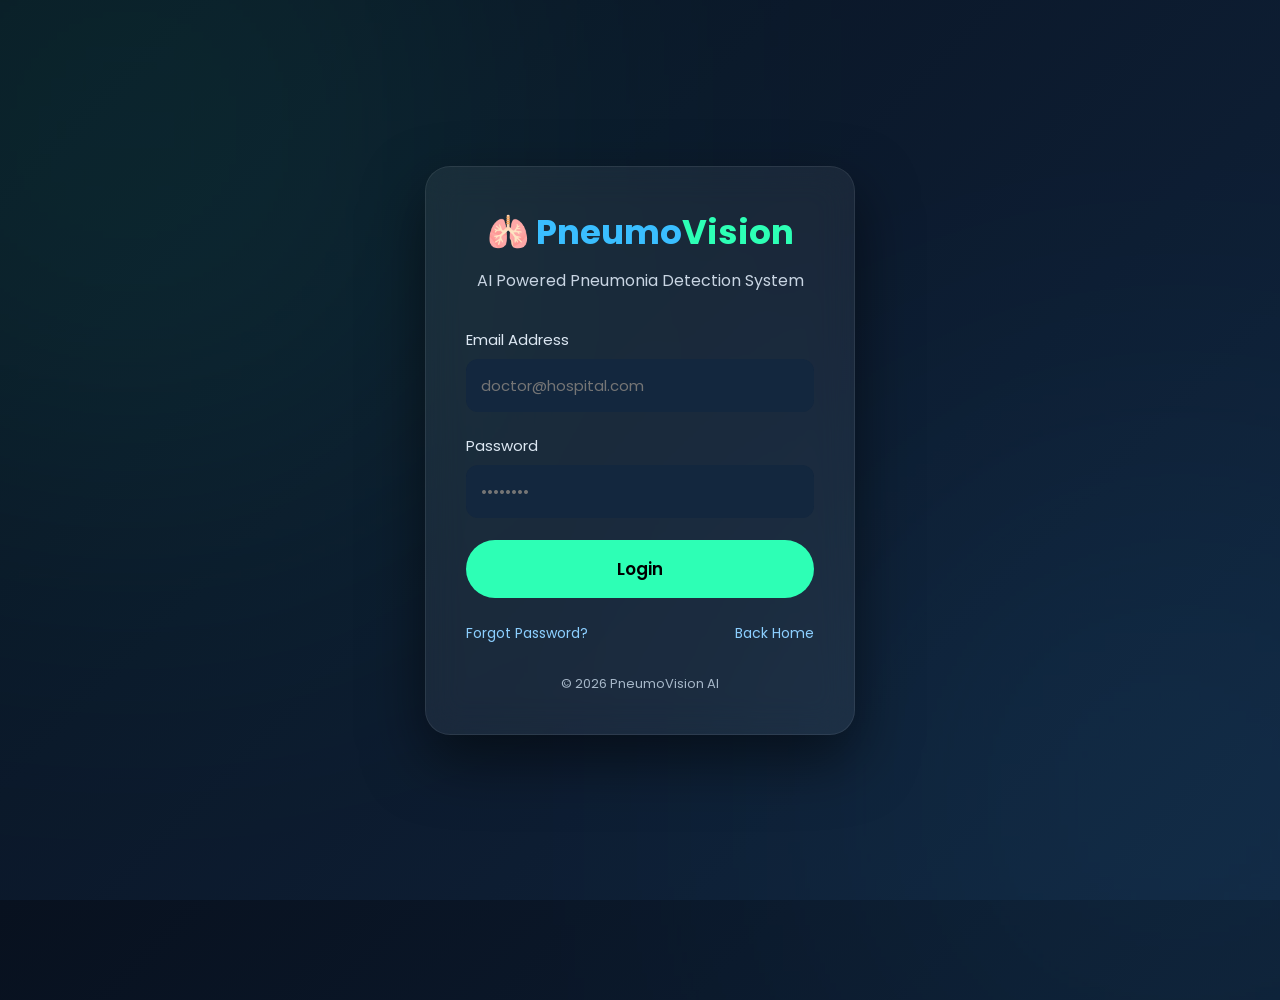
<file: login.html>
<!DOCTYPE html>
<html lang="en">
<head>

<meta charset="UTF-8">
<meta name="viewport" content="width=device-width, initial-scale=1.0">

<title>PneumoVision AI | Login</title>

<link href="https://fonts.googleapis.com/css2?family=Poppins:wght@300;400;500;600;700&display=swap" rel="stylesheet">

<style>

*{
margin:0;
padding:0;
box-sizing:border-box;
font-family:'Poppins',sans-serif;
}

body{

background:linear-gradient(135deg,#08111F,#10243D);

height:100vh;

display:flex;

justify-content:center;

align-items:center;

overflow:hidden;

}

/* Background Glow */

body::before{

content:'';

position:absolute;

width:500px;

height:500px;

background:#2DFFB5;

filter:blur(220px);

opacity:.18;

left:-120px;

top:-120px;

}

body::after{

content:'';

position:absolute;

width:400px;

height:400px;

background:#3ABEFF;

filter:blur(220px);

opacity:.18;

right:-100px;

bottom:-100px;

}

/* Login Card */

.login{

position:relative;

z-index:2;

width:430px;

background:rgba(255,255,255,.06);

backdrop-filter:blur(18px);

border:1px solid rgba(255,255,255,.08);

border-radius:25px;

padding:40px;

box-shadow:0 25px 60px rgba(0,0,0,.5);

animation:fade .8s ease;

}

@keyframes fade{

from{

opacity:0;

transform:translateY(40px);

}

to{

opacity:1;

transform:translateY(0);

}

}

.logo{

font-size:34px;

text-align:center;

font-weight:700;

color:#3ABEFF;

margin-bottom:10px;

}

.logo span{

color:#2DFFB5;

}

.sub{

text-align:center;

color:#C9D5E3;

margin-bottom:35px;

}

.input{

margin-bottom:22px;

}

.input label{

display:block;

margin-bottom:8px;

color:#DDE8F3;

font-size:15px;

}

.input input{

width:100%;

padding:15px;

border:none;

outline:none;

border-radius:12px;

background:#13273E;

color:white;

font-size:15px;

}

.input input:focus{

border:1px solid #2DFFB5;

}

button{

width:100%;

padding:16px;

border:none;

border-radius:40px;

background:#2DFFB5;

font-size:17px;

font-weight:600;

cursor:pointer;

transition:.3s;

}

button:hover{

background:#3ABEFF;

color:white;

transform:translateY(-3px);

}

.links{

margin-top:25px;

display:flex;

justify-content:space-between;

}

.links a{

color:#8CCFFF;

text-decoration:none;

font-size:14px;

}

.footer{

margin-top:30px;

text-align:center;

font-size:13px;

color:#A6B7C8;

}

@media(max-width:500px){

.login{

width:92%;

padding:30px;

}

}

</style>

</head>

<body>

<div class="login">

<div class="logo">

🫁 Pneumo<span>Vision</span>

</div>

<p class="sub">

AI Powered Pneumonia Detection System

</p>

<div class="input">

<label>Email Address</label>

<input type="email" placeholder="doctor@hospital.com">

</div>

<div class="input">

<label>Password</label>

<input type="password" placeholder="••••••••">

</div>
<button onclick="window.location.href='http://127.0.0.1:5500/dashboard.html'">
    Login

</button>

<div class="links">

<a href="#">Forgot Password?</a>

<a href="index.html">Back Home</a>

</div>

<div class="footer">

© 2026 PneumoVision AI

</div>

</div>

<script>

function login(){

window.location="dashboard.html";

}

</script>

</body>

</html>
</file>
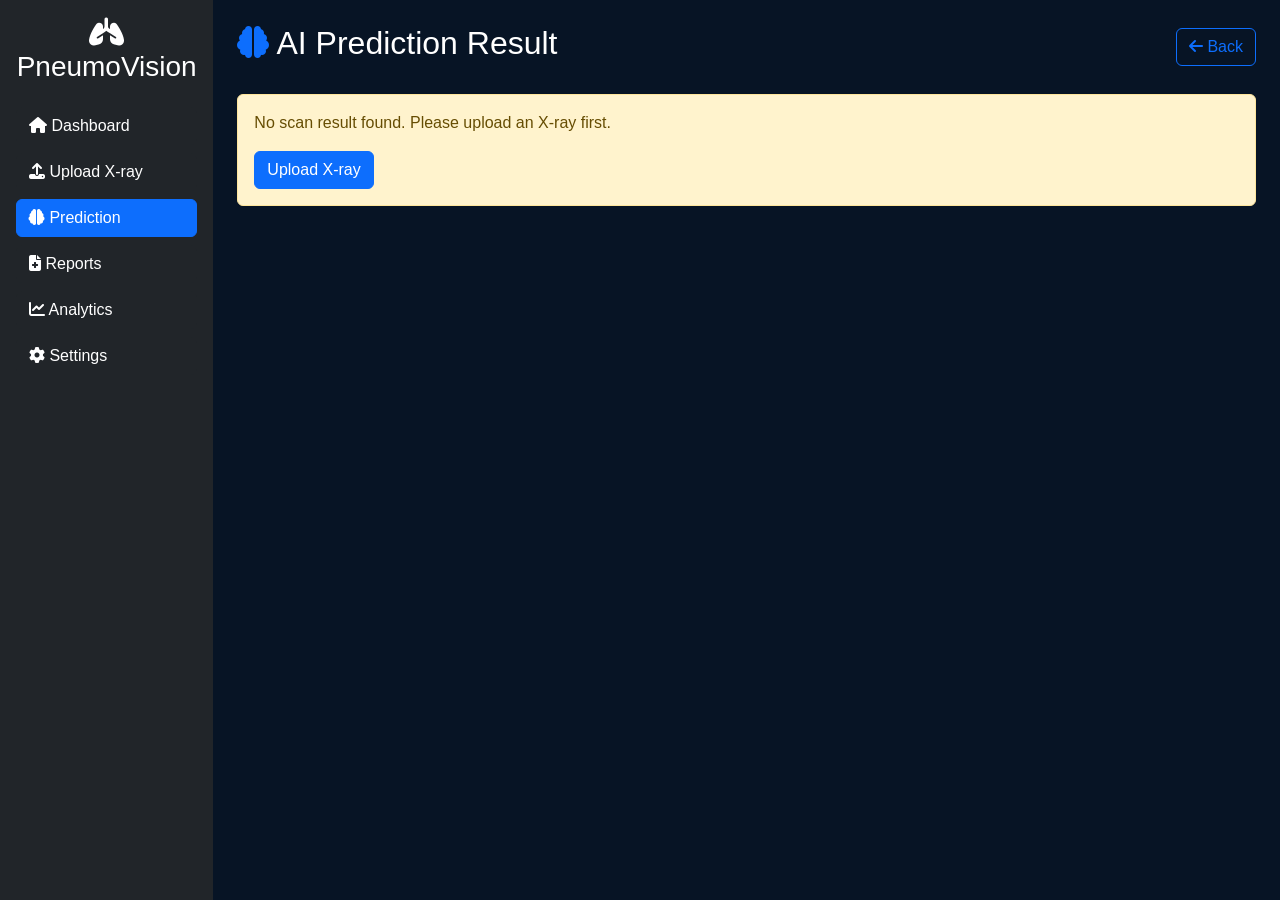
<file: prediction.html>
<!DOCTYPE html>
<html lang="en">
<head>
<meta charset="UTF-8">
<meta name="viewport" content="width=device-width, initial-scale=1.0">

<title>PneumoVision AI - Prediction</title>

<link href="https://cdn.jsdelivr.net/npm/bootstrap@5.3.3/dist/css/bootstrap.min.css" rel="stylesheet">

<link rel="stylesheet"
href="https://cdnjs.cloudflare.com/ajax/libs/font-awesome/6.5.2/css/all.min.css">

<link rel="stylesheet" href="css/dashboard.css">

</head>

<body>

<div class="container-fluid">

<div class="row">

<!-- Sidebar -->

<div class="col-md-2 bg-dark text-white min-vh-100 p-3">

<h3 class="text-center mb-4">
<i class="fa-solid fa-lungs"></i>
PneumoVision
</h3>

<a href="dashboard.html" class="btn btn-dark w-100 text-start mb-2">
<i class="fa-solid fa-house"></i>
Dashboard
</a>

<a href="upload.html" class="btn btn-dark w-100 text-start mb-2">
<i class="fa-solid fa-upload"></i>
Upload X-ray
</a>

<a href="prediction.html" class="btn btn-primary w-100 text-start mb-2">
<i class="fa-solid fa-brain"></i>
Prediction
</a>

<a href="reports.html" class="btn btn-dark w-100 text-start mb-2">
<i class="fa-solid fa-file-medical"></i>
Reports
</a>

<a href="analytics.html" class="btn btn-dark w-100 text-start mb-2">
<i class="fa-solid fa-chart-line"></i>
Analytics
</a>

<a href="settings.html" class="btn btn-dark w-100 text-start">
<i class="fa-solid fa-gear"></i>
Settings
</a>

</div>

<!-- Main Content -->

<div class="col-md-10 p-4">

<div class="d-flex justify-content-between align-items-center mb-4">

<h2>
<i class="fa-solid fa-brain text-primary"></i>
AI Prediction Result
</h2>

<a href="upload.html" class="btn btn-outline-primary">
<i class="fa-solid fa-arrow-left"></i>
Back
</a>

</div>

<div id="predictionContent">

<!-- Images -->

<div class="row">

<div class="col-lg-6">

<div class="card shadow border-0 mb-4">

<div class="card-header bg-primary text-white">
Original Chest X-ray
</div>

<div class="card-body text-center">

<img id="originalXrayImg" src=""
class="img-fluid rounded"
style="height:320px; object-fit:contain;">

</div>

</div>

</div>

<div class="col-lg-6">

<div class="card shadow border-0 mb-4">

<div class="card-header bg-danger text-white">
Grad-CAM Heatmap
</div>

<div class="card-body text-center">

<img id="gradcamImg" src=""
class="img-fluid rounded"
style="height:320px; object-fit:contain;">

</div>

</div>

</div>

</div>

<!-- Result -->

<div class="card shadow border-0 mb-4">

<div class="card-header bg-success text-white">

AI Diagnosis

</div>

<div class="card-body">

<div class="row">

<div class="col-md-3">

<h5>Status</h5>

<span id="statusBadge" class="badge fs-6">
Loading...
</span>

</div>

<div class="col-md-3">

<h5>Confidence</h5>

<span id="confidenceValue">--</span>

<div class="progress mt-2">

<div id="confidenceBar" class="progress-bar"
style="width:0%">
</div>

</div>

</div>

<div class="col-md-3">

<h5>Severity</h5>

<span class="badge bg-secondary text-white">
Doctor Review Needed
</span>

</div>

<div class="col-md-3">

<h5>Scan ID</h5>

<span id="scanIdDisplay">--</span>

</div>

</div>

</div>

</div>

<!-- AI Explanation -->

<div class="card shadow border-0 mb-4">

<div class="card-header bg-info text-white">

AI Explanation

</div>

<div class="card-body">

<p>

AI Explanation feature is currently under development and will be 
available in a future update. Please refer to the diagnosis and 
confidence score above for the current prediction result.

</p>

</div>

</div>

<!-- Patient Information -->

<div class="card shadow border-0 mb-4">

<div class="card-header bg-secondary text-white">

Patient Information

</div>

<div class="card-body">

<div class="row">

<div class="col-md-4">

<strong>Name</strong>

<p id="patientNameDisplay">--</p>

</div>

<div class="col-md-4">

<strong>Age</strong>

<p id="patientAgeDisplay">--</p>

</div>

<div class="col-md-4">

<strong>Gender</strong>

<p id="patientGenderDisplay">--</p>

</div>

<div class="col-md-4">

<strong>Patient ID</strong>

<p id="patientIdDisplay">--</p>

</div>

<div class="col-md-4">

<strong>Hospital</strong>

<p id="hospitalDisplay">--</p>

</div>

<div class="col-md-4">

<strong>Doctor</strong>

<p id="doctorDisplay">--</p>

</div>

</div>

</div>

</div>

<!-- Buttons -->

<div class="text-center mb-5">

<a id="downloadReportBtn" href="#" class="btn btn-success btn-lg me-3">

<i class="fa-solid fa-file-arrow-down"></i>

Download Report

</a>

<a href="upload.html" class="btn btn-primary btn-lg">

<i class="fa-solid fa-rotate"></i>

New Scan

</a>

</div>

</div>
<!-- predictionContent ends here -->

</div>

</div>

</div>

<script src="https://cdn.jsdelivr.net/npm/bootstrap@5.3.3/dist/js/bootstrap.bundle.min.js"></script>
<script src="js/dashboard.js"></script>

</body>
</html>
</file>
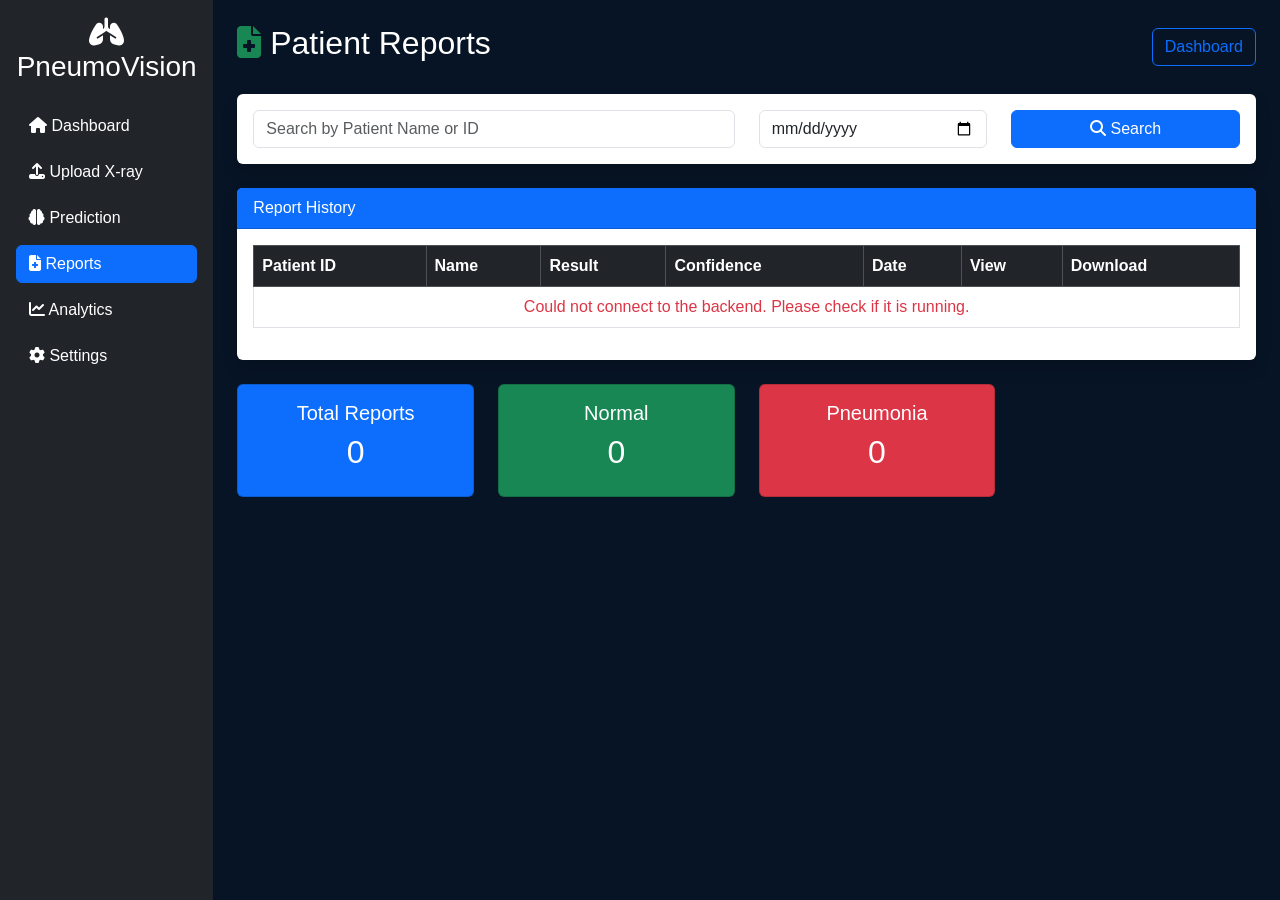
<file: reports.html>
<!DOCTYPE html>
<html lang="en">
<head>
<meta charset="UTF-8">
<meta name="viewport" content="width=device-width, initial-scale=1.0">
<title>PneumoVision AI - Reports</title>

<link href="https://cdn.jsdelivr.net/npm/bootstrap@5.3.3/dist/css/bootstrap.min.css" rel="stylesheet">
<link rel="stylesheet" href="https://cdnjs.cloudflare.com/ajax/libs/font-awesome/6.5.2/css/all.min.css">
<link rel="stylesheet" href="css/dashboard.css">

</head>
<body>

<div class="container-fluid">
<div class="row">

<!-- Sidebar -->
<div class="col-md-2 bg-dark text-white min-vh-100 p-3">

<h3 class="text-center mb-4">
<i class="fa-solid fa-lungs"></i>
PneumoVision
</h3>

<a href="dashboard.html" class="btn btn-dark w-100 text-start mb-2">
<i class="fa-solid fa-house"></i> Dashboard
</a>

<a href="upload.html" class="btn btn-dark w-100 text-start mb-2">
<i class="fa-solid fa-upload"></i> Upload X-ray
</a>

<a href="prediction.html" class="btn btn-dark w-100 text-start mb-2">
<i class="fa-solid fa-brain"></i> Prediction
</a>

<a href="reports.html" class="btn btn-primary w-100 text-start mb-2">
<i class="fa-solid fa-file-medical"></i> Reports
</a>

<a href="analytics.html" class="btn btn-dark w-100 text-start mb-2">
<i class="fa-solid fa-chart-line"></i> Analytics
</a>

<a href="settings.html" class="btn btn-dark w-100 text-start">
<i class="fa-solid fa-gear"></i> Settings
</a>

</div>

<!-- Main Content -->

<div class="col-md-10 p-4">

<div class="d-flex justify-content-between align-items-center mb-4">

<h2>
<i class="fa-solid fa-file-medical text-success"></i>
Patient Reports
</h2>

<a href="dashboard.html" class="btn btn-outline-primary">
Dashboard
</a>

</div>

<!-- Search -->

<div class="card shadow border-0 mb-4">

<div class="card-body">

<div class="row">

<div class="col-md-6">

<input type="text"
class="form-control"
placeholder="Search by Patient Name or ID">

</div>

<div class="col-md-3">

<input type="date"
class="form-control">

</div>

<div class="col-md-3">

<button class="btn btn-primary w-100">

<i class="fa-solid fa-search"></i>

Search

</button>

</div>

</div>

</div>

</div>

<!-- Report Table -->

<div class="card shadow border-0">

<div class="card-header bg-primary text-white">

Report History

</div>

<div class="card-body">

<table class="table table-hover table-bordered align-middle">

<thead class="table-dark">

<tr>

<th>Patient ID</th>

<th>Name</th>

<th>Result</th>

<th>Confidence</th>

<th>Date</th>

<th>View</th>

<th>Download</th>

</tr>

</thead>

<tbody id="reportsTableBody">

<tr>
<td colspan="7" class="text-center">Loading scans...</td>
</tr>

</tbody>

</table>

</div>

</div>

<!-- Statistics -->

<div class="row mt-4">

<div class="col-md-3">

<div class="card bg-primary text-white text-center p-3">

<h5>Total Reports</h5>

<h2 id="totalReportsCount">0</h2>

</div>

</div>

<div class="col-md-3">

<div class="card bg-success text-white text-center p-3">

<h5>Normal</h5>

<h2 id="normalCount">0</h2>

</div>

</div>

<div class="col-md-3">

<div class="card bg-danger text-white text-center p-3">

<h5>Pneumonia</h5>

<h2 id="pneumoniaCount">0</h2>

</div>

</div>

</div>

</div>

</div>
</div>

<script src="https://cdn.jsdelivr.net/npm/bootstrap@5.3.3/dist/js/bootstrap.bundle.min.js"></script>
<script src="js/dashboard.js"></script>

</body>
</html>
</file>
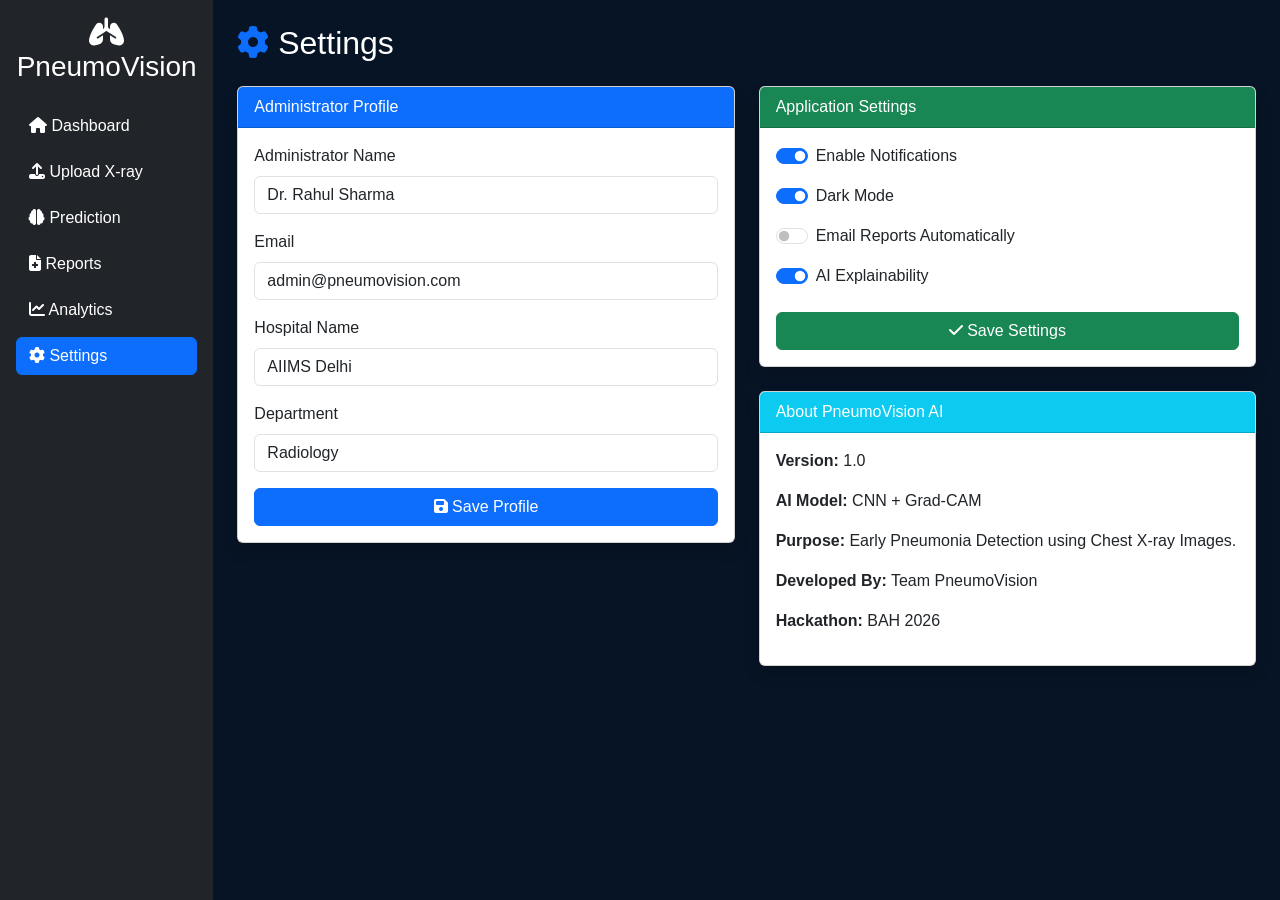
<file: settings.html>
<!DOCTYPE html>
<html lang="en">
<head>
<meta charset="UTF-8">
<meta name="viewport" content="width=device-width, initial-scale=1.0">

<title>PneumoVision AI - Settings</title>

<link href="https://cdn.jsdelivr.net/npm/bootstrap@5.3.3/dist/css/bootstrap.min.css" rel="stylesheet">
<link rel="stylesheet" href="https://cdnjs.cloudflare.com/ajax/libs/font-awesome/6.5.2/css/all.min.css">
<link rel="stylesheet" href="css/dashboard.css">

</head>

<body>

<div class="container-fluid">
<div class="row">

<!-- Sidebar -->

<div class="col-md-2 bg-dark text-white min-vh-100 p-3">

<h3 class="text-center mb-4">
<i class="fa-solid fa-lungs"></i>
PneumoVision
</h3>

<a href="dashboard.html" class="btn btn-dark w-100 text-start mb-2">
<i class="fa-solid fa-house"></i> Dashboard
</a>

<a href="upload.html" class="btn btn-dark w-100 text-start mb-2">
<i class="fa-solid fa-upload"></i> Upload X-ray
</a>

<a href="prediction.html" class="btn btn-dark w-100 text-start mb-2">
<i class="fa-solid fa-brain"></i> Prediction
</a>

<a href="reports.html" class="btn btn-dark w-100 text-start mb-2">
<i class="fa-solid fa-file-medical"></i> Reports
</a>

<a href="analytics.html" class="btn btn-dark w-100 text-start mb-2">
<i class="fa-solid fa-chart-line"></i> Analytics
</a>

<a href="settings.html" class="btn btn-primary w-100 text-start">
<i class="fa-solid fa-gear"></i> Settings
</a>

</div>

<!-- Main Content -->

<div class="col-md-10 p-4">

<h2 class="mb-4">
<i class="fa-solid fa-gear text-primary"></i>
Settings
</h2>

<div class="row">

<div class="col-lg-6">

<div class="card shadow mb-4">

<div class="card-header bg-primary text-white">
Administrator Profile
</div>

<div class="card-body">

<div class="mb-3">
<label class="form-label">Administrator Name</label>
<input type="text" class="form-control" value="Dr. Rahul Sharma">
</div>

<div class="mb-3">
<label class="form-label">Email</label>
<input type="email" class="form-control" value="admin@pneumovision.com">
</div>

<div class="mb-3">
<label class="form-label">Hospital Name</label>
<input type="text" class="form-control" value="AIIMS Delhi">
</div>

<div class="mb-3">
<label class="form-label">Department</label>
<input type="text" class="form-control" value="Radiology">
</div>

<button class="btn btn-primary w-100">
<i class="fa-solid fa-floppy-disk"></i>
Save Profile
</button>

</div>

</div>

</div>

<div class="col-lg-6">

<div class="card shadow mb-4">

<div class="card-header bg-success text-white">
Application Settings
</div>

<div class="card-body">

<div class="form-check form-switch mb-3">
<input class="form-check-input" type="checkbox" checked>
<label class="form-check-label">
Enable Notifications
</label>
</div>

<div class="form-check form-switch mb-3">
<input class="form-check-input" type="checkbox" checked>
<label class="form-check-label">
Dark Mode
</label>
</div>

<div class="form-check form-switch mb-3">
<input class="form-check-input" type="checkbox">
<label class="form-check-label">
Email Reports Automatically
</label>
</div>

<div class="form-check form-switch mb-4">
<input class="form-check-input" type="checkbox" checked>
<label class="form-check-label">
AI Explainability
</label>
</div>

<button class="btn btn-success w-100">
<i class="fa-solid fa-check"></i>
Save Settings
</button>

</div>

</div>

<div class="card shadow">

<div class="card-header bg-info text-white">
About PneumoVision AI
</div>

<div class="card-body">

<p><strong>Version:</strong> 1.0</p>

<p><strong>AI Model:</strong> CNN + Grad-CAM</p>

<p><strong>Purpose:</strong> Early Pneumonia Detection using Chest X-ray Images.</p>

<p><strong>Developed By:</strong> Team PneumoVision</p>

<p><strong>Hackathon:</strong> BAH 2026</p>

</div>

</div>

</div>

</div>

</div>

</div>
</div>

<script src="https://cdn.jsdelivr.net/npm/bootstrap@5.3.3/dist/js/bootstrap.bundle.min.js"></script>

</body>
</html>
</file>
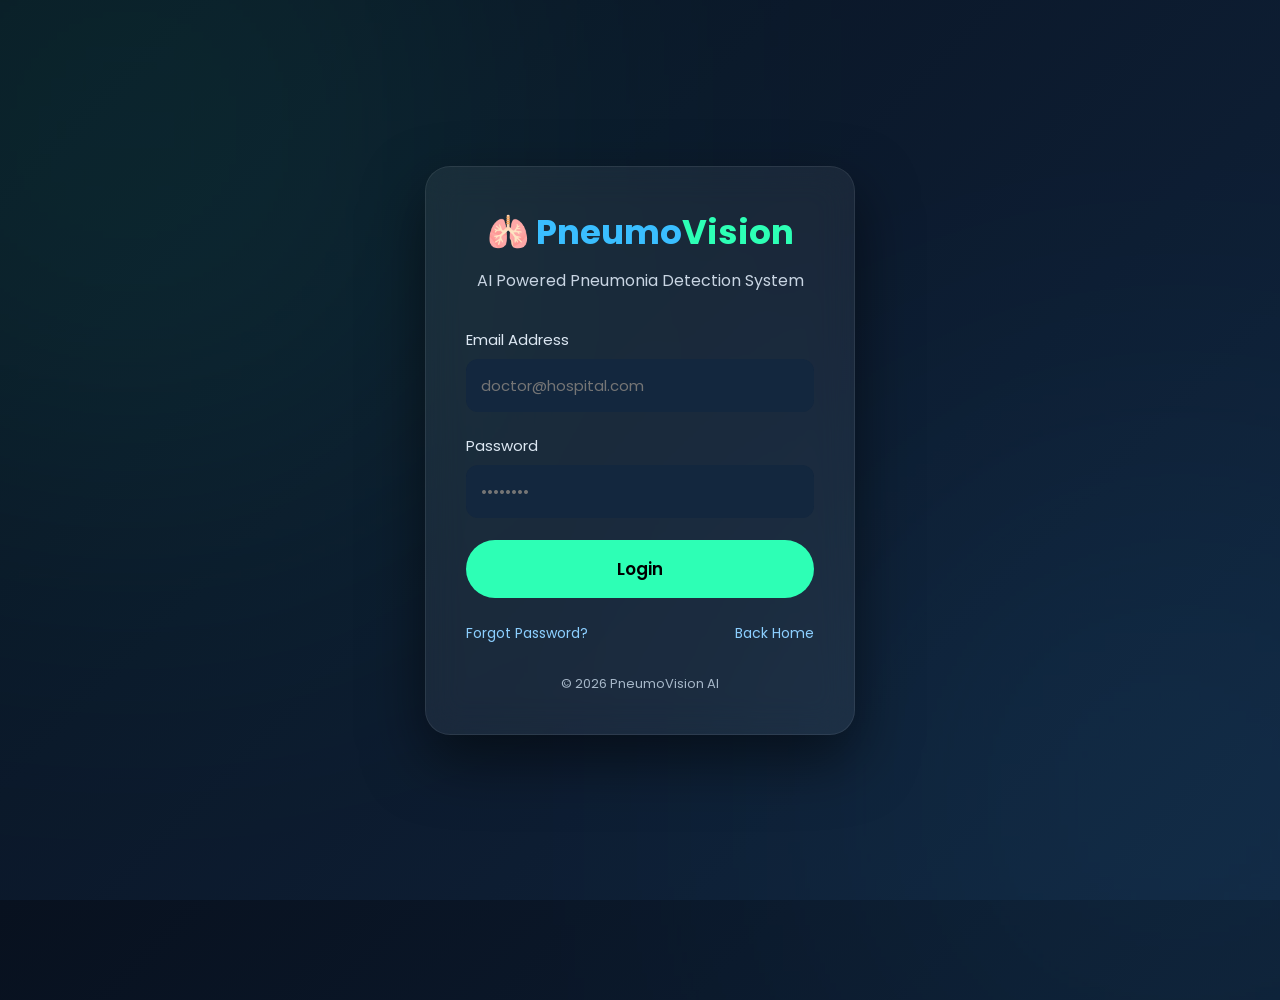
<file: frontend/login.html>
<!DOCTYPE html>
<html lang="en">
<head>

<meta charset="UTF-8">
<meta name="viewport" content="width=device-width, initial-scale=1.0">

<title>PneumoVision AI | Login</title>

<link href="https://fonts.googleapis.com/css2?family=Poppins:wght@300;400;500;600;700&display=swap" rel="stylesheet">

<style>

*{
margin:0;
padding:0;
box-sizing:border-box;
font-family:'Poppins',sans-serif;
}

body{

background:linear-gradient(135deg,#08111F,#10243D);

height:100vh;

display:flex;

justify-content:center;

align-items:center;

overflow:hidden;

}

/* Background Glow */

body::before{

content:'';

position:absolute;

width:500px;

height:500px;

background:#2DFFB5;

filter:blur(220px);

opacity:.18;

left:-120px;

top:-120px;

}

body::after{

content:'';

position:absolute;

width:400px;

height:400px;

background:#3ABEFF;

filter:blur(220px);

opacity:.18;

right:-100px;

bottom:-100px;

}

/* Login Card */

.login{

position:relative;

z-index:2;

width:430px;

background:rgba(255,255,255,.06);

backdrop-filter:blur(18px);

border:1px solid rgba(255,255,255,.08);

border-radius:25px;

padding:40px;

box-shadow:0 25px 60px rgba(0,0,0,.5);

animation:fade .8s ease;

}

@keyframes fade{

from{

opacity:0;

transform:translateY(40px);

}

to{

opacity:1;

transform:translateY(0);

}

}

.logo{

font-size:34px;

text-align:center;

font-weight:700;

color:#3ABEFF;

margin-bottom:10px;

}

.logo span{

color:#2DFFB5;

}

.sub{

text-align:center;

color:#C9D5E3;

margin-bottom:35px;

}

.input{

margin-bottom:22px;

}

.input label{

display:block;

margin-bottom:8px;

color:#DDE8F3;

font-size:15px;

}

.input input{

width:100%;

padding:15px;

border:none;

outline:none;

border-radius:12px;

background:#13273E;

color:white;

font-size:15px;

}

.input input:focus{

border:1px solid #2DFFB5;

}

button{

width:100%;

padding:16px;

border:none;

border-radius:40px;

background:#2DFFB5;

font-size:17px;

font-weight:600;

cursor:pointer;

transition:.3s;

}

button:hover{

background:#3ABEFF;

color:white;

transform:translateY(-3px);

}

.links{

margin-top:25px;

display:flex;

justify-content:space-between;

}

.links a{

color:#8CCFFF;

text-decoration:none;

font-size:14px;

}

.footer{

margin-top:30px;

text-align:center;

font-size:13px;

color:#A6B7C8;

}

@media(max-width:500px){

.login{

width:92%;

padding:30px;

}

}

</style>

</head>

<body>

<div class="login">

<div class="logo">

🫁 Pneumo<span>Vision</span>

</div>

<p class="sub">

AI Powered Pneumonia Detection System

</p>

<div class="input">

<label>Email Address</label>

<input type="email" placeholder="doctor@hospital.com">

</div>

<div class="input">

<label>Password</label>

<input type="password" placeholder="••••••••">

</div>
<button onclick="window.location.href='dashboard.html'">Login</button>

<div class="links">

<a href="#">Forgot Password?</a>

<a href="index.html">Back Home</a>

</div>

<div class="footer">

© 2026 PneumoVision AI

</div>

</div>

<script>

function login(){

window.location="dashboard.html";

}

</script>

</body>

</html>
</file>
<file: css/dashboard.css>
*{
    margin:0;
    padding:0;
    box-sizing:border-box;
    font-family:'Poppins',sans-serif;
}
body{
    background:#071425;
    color:#fff;
}
.wrapper{display:flex;min-height:100vh;}
.sidebar{
    width:260px;
    background:#0d1b2f;
    padding:30px 20px;
    position:fixed;
    top:0;left:0;bottom:0;
}
.logo{
    display:flex;
    align-items:center;
    gap:10px;
    color:#2f9bff;
    margin-bottom:40px;
}
.logo i{font-size:28px;}
.menu{list-style:none;padding:0;}
.menu li{margin:15px 0;}
.menu a{
    display:flex;
    gap:12px;
    align-items:center;
    text-decoration:none;
    color:#d8e6ff;
    padding:14px;
    border-radius:12px;
    transition:.3s;
}
.menu a:hover,.menu .active a{
    background:#2f9bff;
    color:#fff;
}
.main{
    margin-left:260px;
    width:calc(100% - 260px);
    padding:30px;
}
.topbar{
    display:flex;
    justify-content:space-between;
    align-items:center;
    margin-bottom:30px;
}
.search-box{
    background:#132844;
    border-radius:14px;
    padding:12px 18px;
    width:420px;
    display:flex;
    align-items:center;
    gap:10px;
}
.search-box input{
    border:none;
    outline:none;
    background:transparent;
    color:#fff;
    width:100%;
}
.profile{
    display:flex;
    align-items:center;
    gap:20px;
}
.profile img{
    width:50px;height:50px;border-radius:50%;
}
.page-title h1{font-size:42px;font-weight:700;}
.page-title p{color:#9db2d0;}
.stat-card,.dashboard-card{
    background:#10233d;
    border-radius:18px;
    padding:22px;
    box-shadow:0 8px 20px rgba(0,0,0,.25);
}
.stat-card{min-height:220px;}
.icon{
    width:70px;height:70px;border-radius:50%;
    display:flex;align-items:center;justify-content:center;
    font-size:28px;color:#fff;margin-bottom:20px;
}
.blue{background:#2f9bff;}
.green{background:#27c96f;}
.red{background:#ef4444;}
.orange{background:#f59e0b;}
.stat-card h2{font-size:48px;font-weight:700;}
.stat-card p{color:#b6c6dd;}
.stat-card span{color:#2dd36f;}
.dashboard-card{margin-bottom:20px;}
.card-header-custom{
 display:flex;justify-content:space-between;align-items:center;margin-bottom:15px;
}
.image-preview{
 height:260px;
 border:2px dashed #33557d;
 border-radius:12px;
 display:flex;
 align-items:center;
 justify-content:center;
 overflow:hidden;
}
.image-preview img{max-width:100%;max-height:100%;object-fit:contain;}
.prediction-badge{
 background:#ef4444;
 padding:10px 15px;
 border-radius:30px;
 display:inline-block;
 font-weight:600;
}
.table{color:#fff;}
</file>
